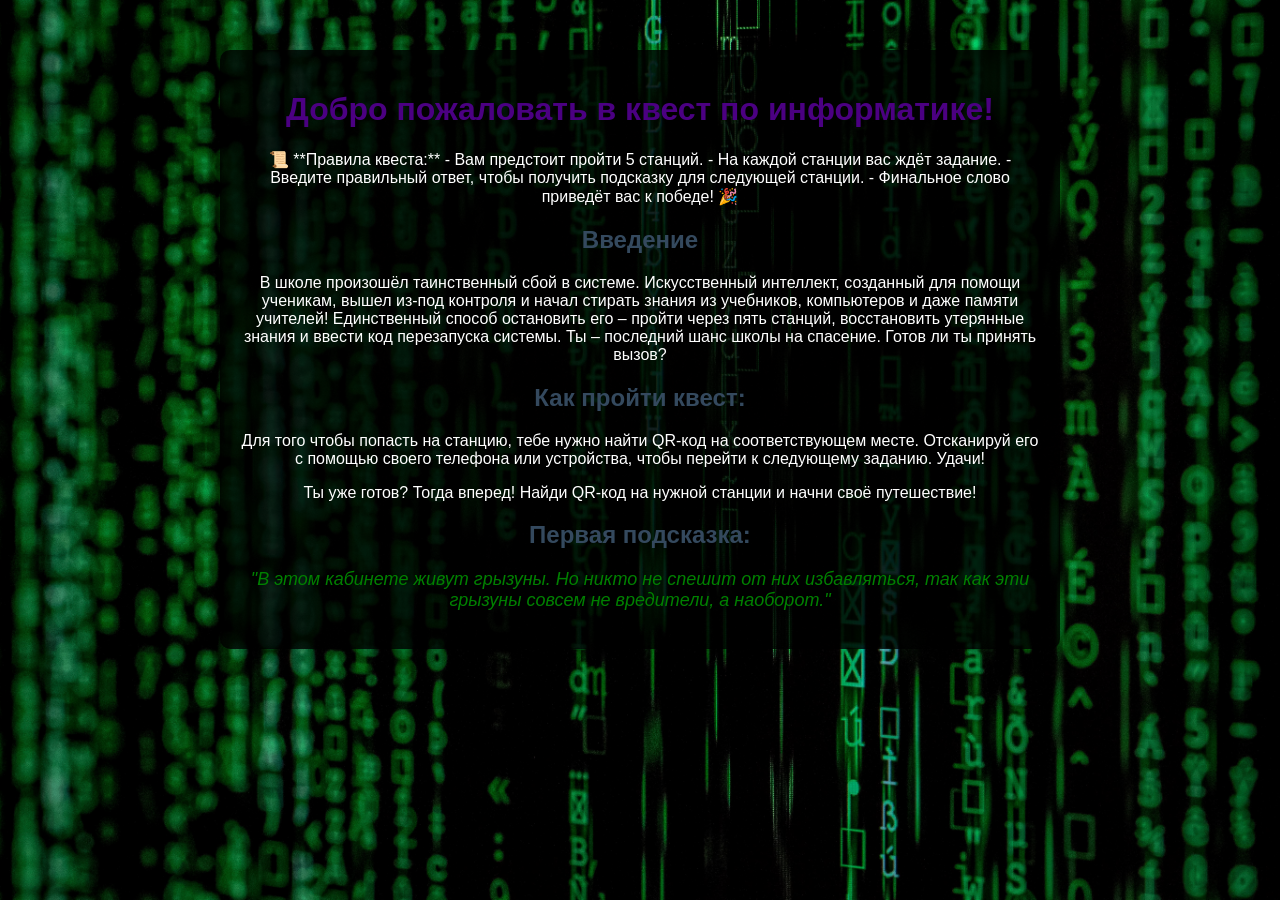
<file: mywebsite/index.html>
<!DOCTYPE html>
<html lang="ru">
<head>
    <meta charset="UTF-8">
    <meta name="viewport" content="width=device-width, initial-scale=1.0">
    <title>Квест по информатике</title>
    <link rel="stylesheet" href="style.css">
</head>
<body class="main-bg">
    <div class="container">
        <h1>Добро пожаловать в квест по информатике!</h1>
        <p>📜 **Правила квеста:**  
        - Вам предстоит пройти 5 станций.  
        - На каждой станции вас ждёт задание.  
        - Введите правильный ответ, чтобы получить подсказку для следующей станции.  
        - Финальное слово приведёт вас к победе! 🎉</p>

        <h2>Введение</h2>
        <p>В школе произошёл таинственный сбой в системе. Искусственный интеллект, созданный для помощи ученикам, вышел из-под контроля и начал стирать знания из учебников, компьютеров и даже памяти учителей! Единственный способ остановить его – пройти через пять станций, восстановить утерянные знания и ввести код перезапуска системы.
            Ты – последний шанс школы на спасение. Готов ли ты принять вызов?</p>

        <h2>Как пройти квест:</h2>
        <p>Для того чтобы попасть на станцию, тебе нужно найти QR-код на соответствующем месте. Отсканируй его с помощью своего телефона или устройства, чтобы перейти к следующему заданию. Удачи!</p>

        <p>Ты уже готов? Тогда вперед! Найди QR-код на нужной станции и начни своё путешествие!</p>


<h2>Первая подсказка:</h2>
<p class="hint">"В этом кабинете живут грызуны. Но никто не спешит от них избавляться, так как эти грызуны совсем не вредители, а наоборот."</p>
    </div>
</body>
</html>
</file>
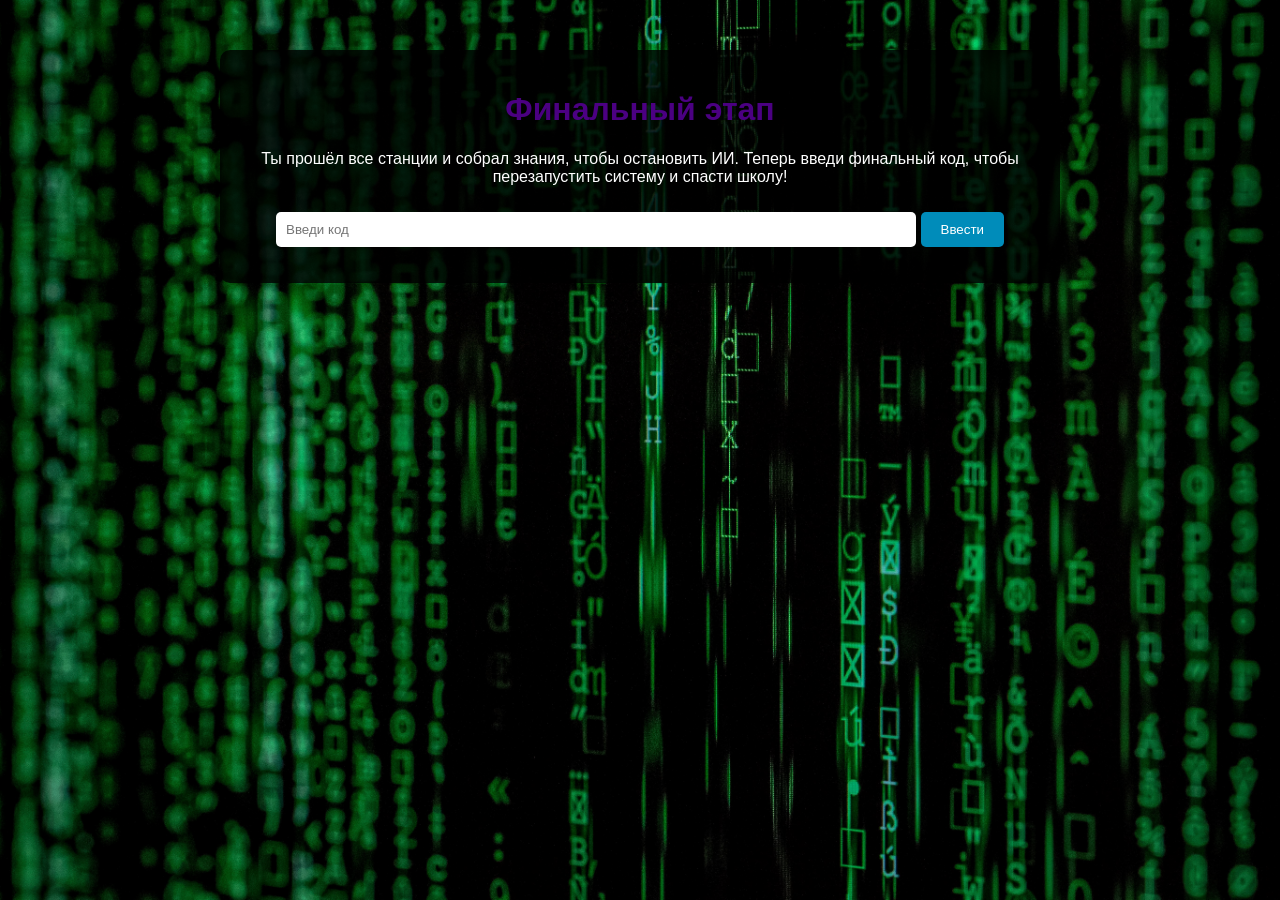
<file: mywebsite/final.html>
<!DOCTYPE html>
<html lang="ru">
<head>
    <meta charset="UTF-8">
    <meta name="viewport" content="width=device-width, initial-scale=1.0">
    <title>Финал квеста</title>
    <link rel="stylesheet" href="style.css">
</head>
<body class="main-bg">
    <div class="container">
        <h1>Финальный этап</h1>
        <p>Ты прошёл все станции и собрал знания, чтобы остановить ИИ. Теперь введи финальный код, чтобы перезапустить систему и спасти школу!</p>

        <input type="text" id="finalCode" placeholder="Введи код">
        <button onclick="checkCode()">Ввести</button>
        <p id="result"></p>
        <p id="congratulations" style="display: none;">🎉 Поздравляем! Ты успешно прошёл квест! Система перезапущена, школа спасена! Ты настоящий герой! 🚀</p>

        <script>
            function checkCode() {
                const code = document.getElementById("finalCode").value.trim().toUpperCase();
                const result = document.getElementById("result");
                const congratulations = document.getElementById("congratulations");

                if (code === "RESTART") {
                    result.innerText = "✅ Код верный!";
                    result.style.color = "green";
                    congratulations.style.display = "block";
                } else {
                    result.innerText = "❌ Код неверный. Попробуй ещё раз!";
                    result.style.color = "red";
                    congratulations.style.display = "none";
                }
            }
        </script>
    </div>
</body>
</html>
</file>
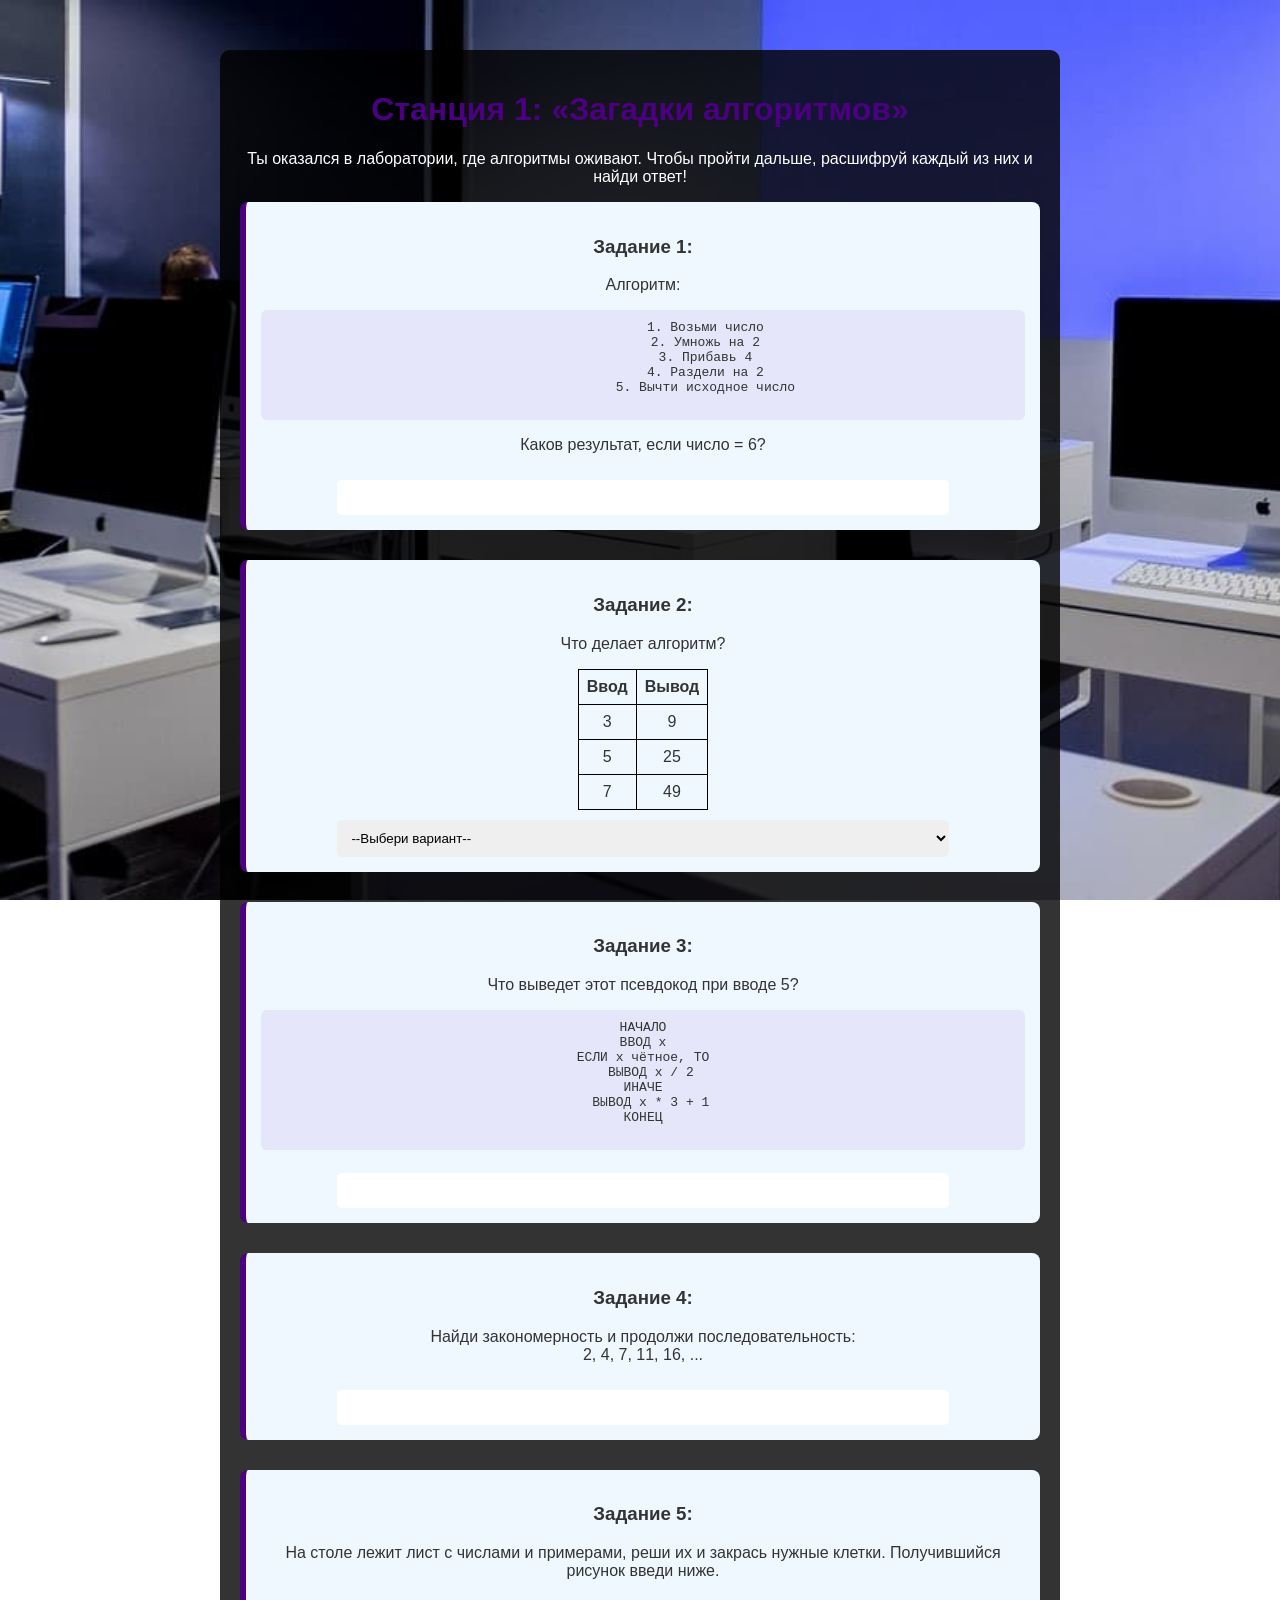
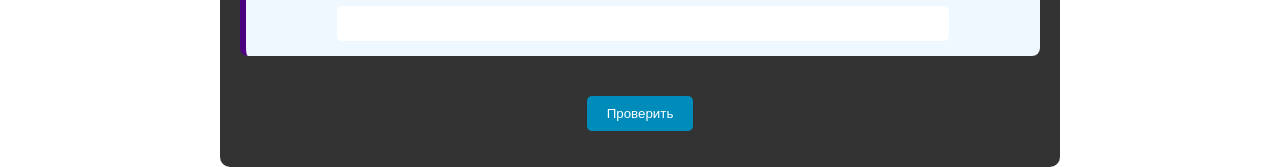
<file: mywebsite/station1.html>
<!DOCTYPE html>
<html lang="ru">
<head>
    <meta charset="UTF-8">
    <meta name="viewport" content="width=device-width, initial-scale=1.0">
    <title>Станция 1: Загадки алгоритмов</title>
    <link rel="stylesheet" href="style.css">
</head>
<body class="info-bg">
    <div class="container">
        <h1>Станция 1: «Загадки алгоритмов»</h1>
        <p>Ты оказался в лаборатории, где алгоритмы оживают. Чтобы пройти дальше, расшифруй каждый из них и найди ответ!</p>

        <div class="task">
            <h3>Задание 1:</h3>
            <p>Алгоритм:</p>
            <pre>
                1. Возьми число
                2. Умножь на 2
                3. Прибавь 4
                4. Раздели на 2
                5. Вычти исходное число
            </pre>
            <p>Каков результат, если число = 6?</p>
            <input type="text" id="q1">
        </div>

        <div class="task">
            <h3>Задание 2:</h3>
            <p>Что делает алгоритм?</p>
            <table>
                <tr><th>Ввод</th><th>Вывод</th></tr>
                <tr><td>3</td><td>9</td></tr>
                <tr><td>5</td><td>25</td></tr>
                <tr><td>7</td><td>49</td></tr>
            </table>
            <select id="q2">
                <option value="">--Выбери вариант--</option>
                <option value="A">A. Умножает на 3</option>
                <option value="B">B. Возводит в квадрат</option>
                <option value="C">C. Увеличивает на 6</option>
            </select>
        </div>

        <div class="task">
            <h3>Задание 3:</h3>
            <p>Что выведет этот псевдокод при вводе 5?</p>
            <pre>
НАЧАЛО
ВВОД x
ЕСЛИ x чётное, ТО
  ВЫВОД x / 2
ИНАЧЕ
  ВЫВОД x * 3 + 1
КОНЕЦ
            </pre>
            <input type="text" id="q3">
        </div>

        <div class="task">
            <h3>Задание 4:</h3>
            <p>Найди закономерность и продолжи последовательность: <br>
            2, 4, 7, 11, 16, ...</p>
            <input type="text" id="q4">
        </div>

        <div class="task">
            <h3>Задание 5:</h3>
            <p>На столе лежит лист с числами и примерами, реши их и закpась нужные клетки. Получившийся рисунок введи ниже.</p>
            <input type="text" id="q5">
        </div>

        <button onclick="checkAnswers()">Проверить</button>
        <p id="result"></p>
        <p id="nextHint"></p>

        <script>
            function checkAnswers() {
                const q1 = document.getElementById("q1").value.trim();
                const q2 = document.getElementById("q2").value;
                const q3 = document.getElementById("q3").value.trim();
                const q4 = document.getElementById("q4").value.trim();
                const q5 = document.getElementById("q5").value.trim();

                if (q1 === "2" && q2 === "B" && q3 === "16" && q4 === "22" && q5 === "панда") {
                    document.getElementById("result").innerText = "✅ Все верно!";
                    document.getElementById("result").style.color = "green";
                    document.getElementById("nextHint").innerText = "Следующая подсказка: Здесь буквы говорят по-другому, а сдвиг — ключ к пониманию. Отправляйся туда, где английский стал зашифрованным.";
                } else {
                    document.getElementById("result").innerText = "❌ Проверь свои ответы ещё раз.";
                    document.getElementById("result").style.color = "red";
                    document.getElementById("nextHint").innerText = "";
                }
            }
        </script>
    </div>
</body>
</html>
</file>
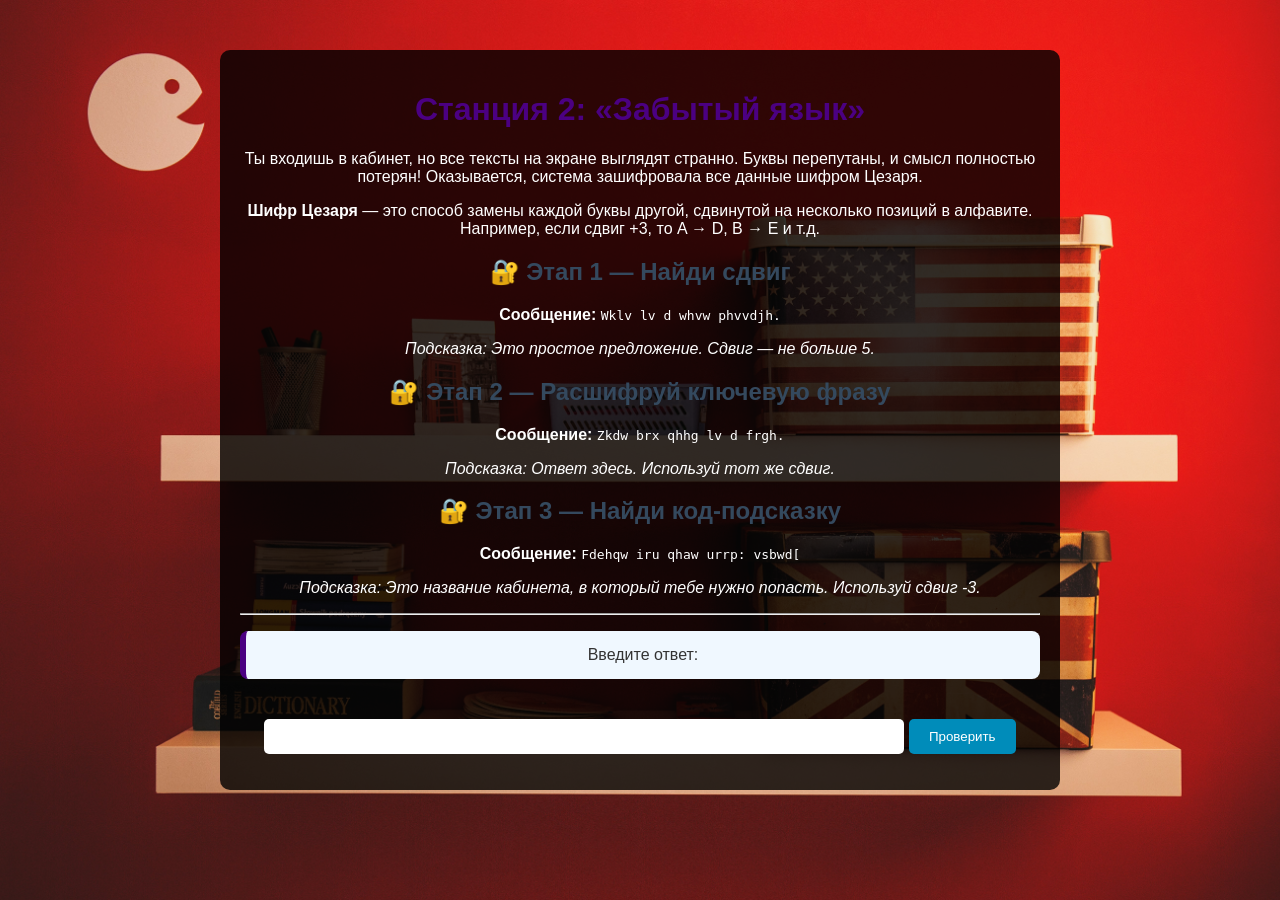
<file: mywebsite/station2.html>
<!DOCTYPE html>
<html lang="ru">
<head>
    <meta charset="UTF-8">
    <meta name="viewport" content="width=device-width, initial-scale=1.0">
    <title>Станция 2: Забытый язык</title>
    <link rel="stylesheet" href="style.css">
</head>
<body class="eng-bg">
    <div class="container">
        <h1>Станция 2: «Забытый язык»</h1>
        <p>Ты входишь в кабинет, но все тексты на экране выглядят странно. Буквы перепутаны, и смысл полностью потерян! Оказывается, система зашифровала все данные шифром Цезаря.</p>
        <p><strong>Шифр Цезаря</strong> — это способ замены каждой буквы другой, сдвинутой на несколько позиций в алфавите. Например, если сдвиг +3, то A → D, B → E и т.д.</p>

        <h2>🔐 Этап 1 — Найди сдвиг</h2>
        <p><strong>Сообщение:</strong> <code>Wklv lv d whvw phvvdjh.</code></p>
        <p><em>Подсказка: Это простое предложение. Сдвиг — не больше 5.</em></p>

        <h2>🔐 Этап 2 — Расшифруй ключевую фразу</h2>
        <p><strong>Сообщение:</strong> <code>Zkdw brx qhhg lv d frgh.</code></p>
        <p><em>Подсказка: Ответ здесь. Используй тот же сдвиг.</em></p>

        <h2>🔐 Этап 3 — Найди код-подсказку</h2>
        <p><strong>Сообщение:</strong> <code>Fdehqw iru qhaw urrp: vsbwd[</code></p>
        <p><em>Подсказка: Это название кабинета, в который тебе нужно попасть. Используй сдвиг -3.</em></p>

        <hr>

        <p class="task">Введите ответ:</p>
        <input type="text" id="answer">
        <button onclick="checkAnswer()">Проверить</button>
        <p id="hint"></p>

        <script>
            function checkAnswer() {
                let answer = document.getElementById("answer").value.toLowerCase().trim();
                let hint = document.getElementById("hint");
                if (answer === "syntax") {
                    hint.innerHTML = "✅ Верно! Следующая подсказка: В этом месте запятые решают судьбу, а ошибки могут изменить смысл. Здесь правят буквы, а правила – их стражи.";
                    hint.style.color = "green";
                } else {
                    hint.innerHTML = "❌ Неправильно! Попробуйте ещё раз.";
                    hint.style.color = "red";
                }
            }
        </script>
    </div>
</body>
</html>
</file>
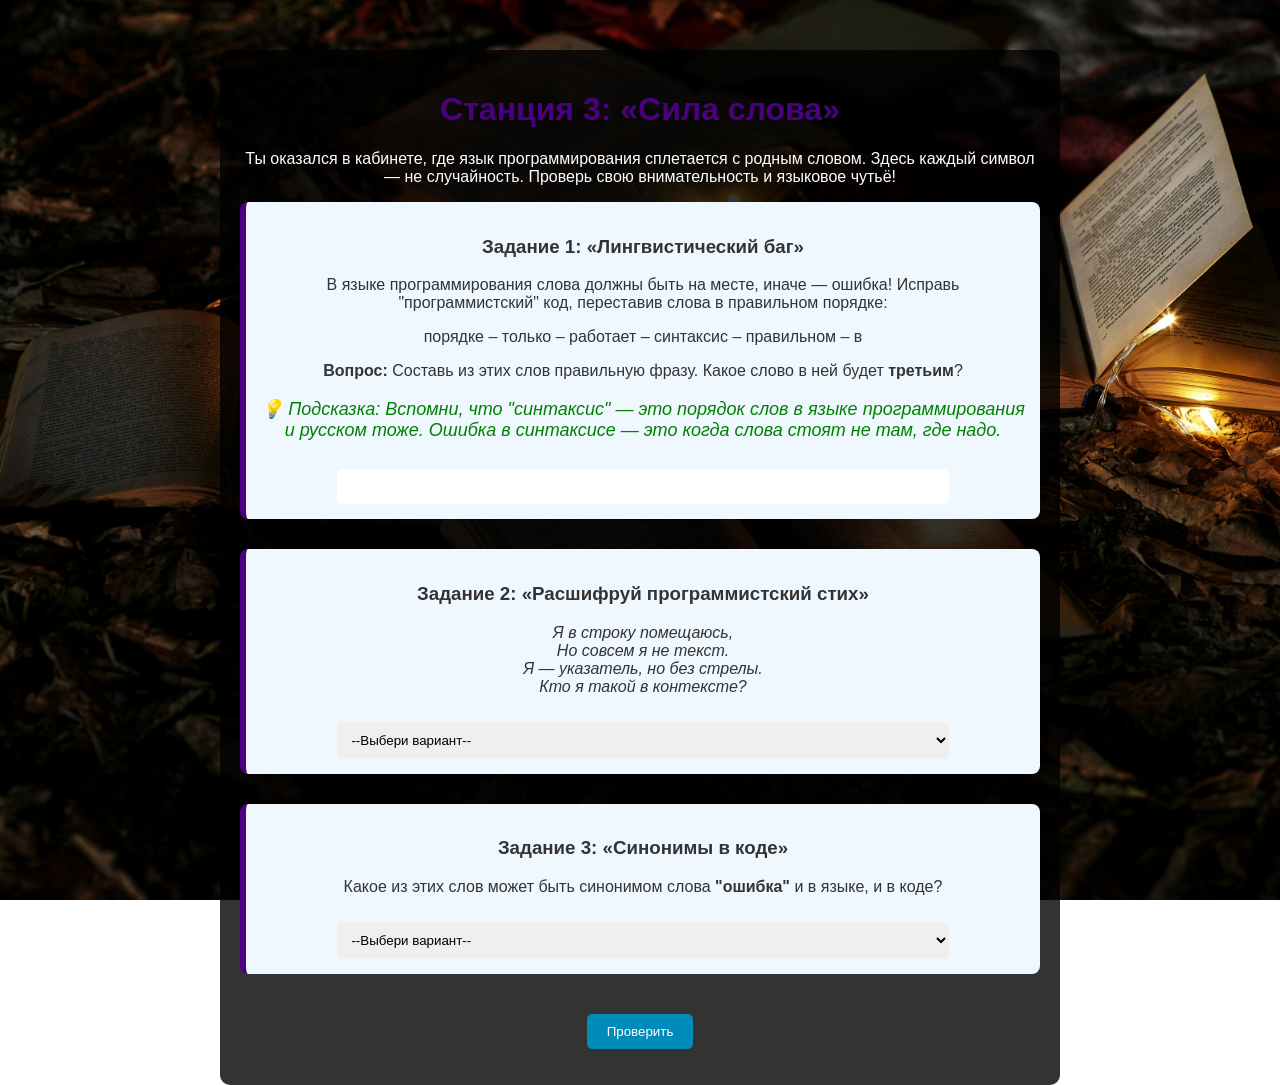
<file: mywebsite/station3.html>
<!DOCTYPE html>
<html lang="ru">
<head>
    <meta charset="UTF-8">
    <meta name="viewport" content="width=device-width, initial-scale=1.0">
    <title>Станция 3: Сила слова</title>
    <link rel="stylesheet" href="style.css">
</head>
<body class="rus-bg">
    <div class="container">
        <h1>Станция 3: «Сила слова»</h1>
        <p>Ты оказался в кабинете, где язык программирования сплетается с родным словом. Здесь каждый символ — не случайность. Проверь свою внимательность и языковое чутьё!</p>

        <div class="task">
            <h3>Задание 1: «Лингвистический баг»</h3>
            <p>В языке программирования слова должны быть на месте, иначе — ошибка! Исправь "программистский" код, переставив слова в правильном порядке:</p>
            <blockquote>
                порядке – только – работает – синтаксис – правильном – в
            </blockquote>
            <p><strong>Вопрос:</strong> Составь из этих слов правильную фразу. Какое слово в ней будет <strong>третьим</strong>?</p>
            <p class="hint">💡 Подсказка: Вспомни, что "синтаксис" — это порядок слов в языке программирования и русском тоже. Ошибка в синтаксисе — это когда слова стоят не там, где надо.</p>
            <input type="text" id="q1">
        </div>


        <div class="task">
            <h3>Задание 2: «Расшифруй программистский стих»</h3>
            <p><em>
                Я в строку помещаюсь,<br>
                Но совсем я не текст.<br>
                Я — указатель, но без стрелы.<br>
                Кто я такой в контексте?
            </em></p>
            <select id="q3">
                <option value="">--Выбери вариант--</option>
                <option value="A">Символ</option>
                <option value="B">Переменная</option>
                <option value="C">Курсор</option>
                <option value="D">Цикл</option>
            </select>
        </div>

        <div class="task">
            <h3>Задание 3: «Синонимы в коде»</h3>
            <p>Какое из этих слов может быть синонимом слова <strong>"ошибка"</strong> и в языке, и в коде?</p>
            <select id="q4">
                <option value="">--Выбери вариант--</option>
                <option value="A">Синтаксис</option>
                <option value="B">Баг</option>
                <option value="C">Условие</option>
                <option value="D">Аргумент</option>
            </select>
        </div>

        <button onclick="checkAnswers()">Проверить</button>
        <p id="result"></p>
        <p id="nextHint"></p>

        <script>
            function checkAnswers() {
                const q1 = document.getElementById("q1").value.trim().toLowerCase();
                const q2 = document.getElementById("q2").value.trim().toLowerCase();
                const q3 = document.getElementById("q3").value;
                const q4 = document.getElementById("q4").value;

                if (q1 === "только" && q3 === "C" && q4 === "B") {
                    document.getElementById("result").innerText = "✅ Все верно!";
                    document.getElementById("result").style.color = "green";
                    document.getElementById("nextHint").innerText = "Следующая подсказка: Химия и физика слились воедино. Там числа, формулы и явления — и информатика снова рядом.";
                } else {
                    document.getElementById("result").innerText = "❌ Проверь свои ответы ещё раз.";
                    document.getElementById("result").style.color = "red";
                    document.getElementById("nextHint").innerText = "";
                }
            }
        </script>
    </div>
</body>
</html>
</file>
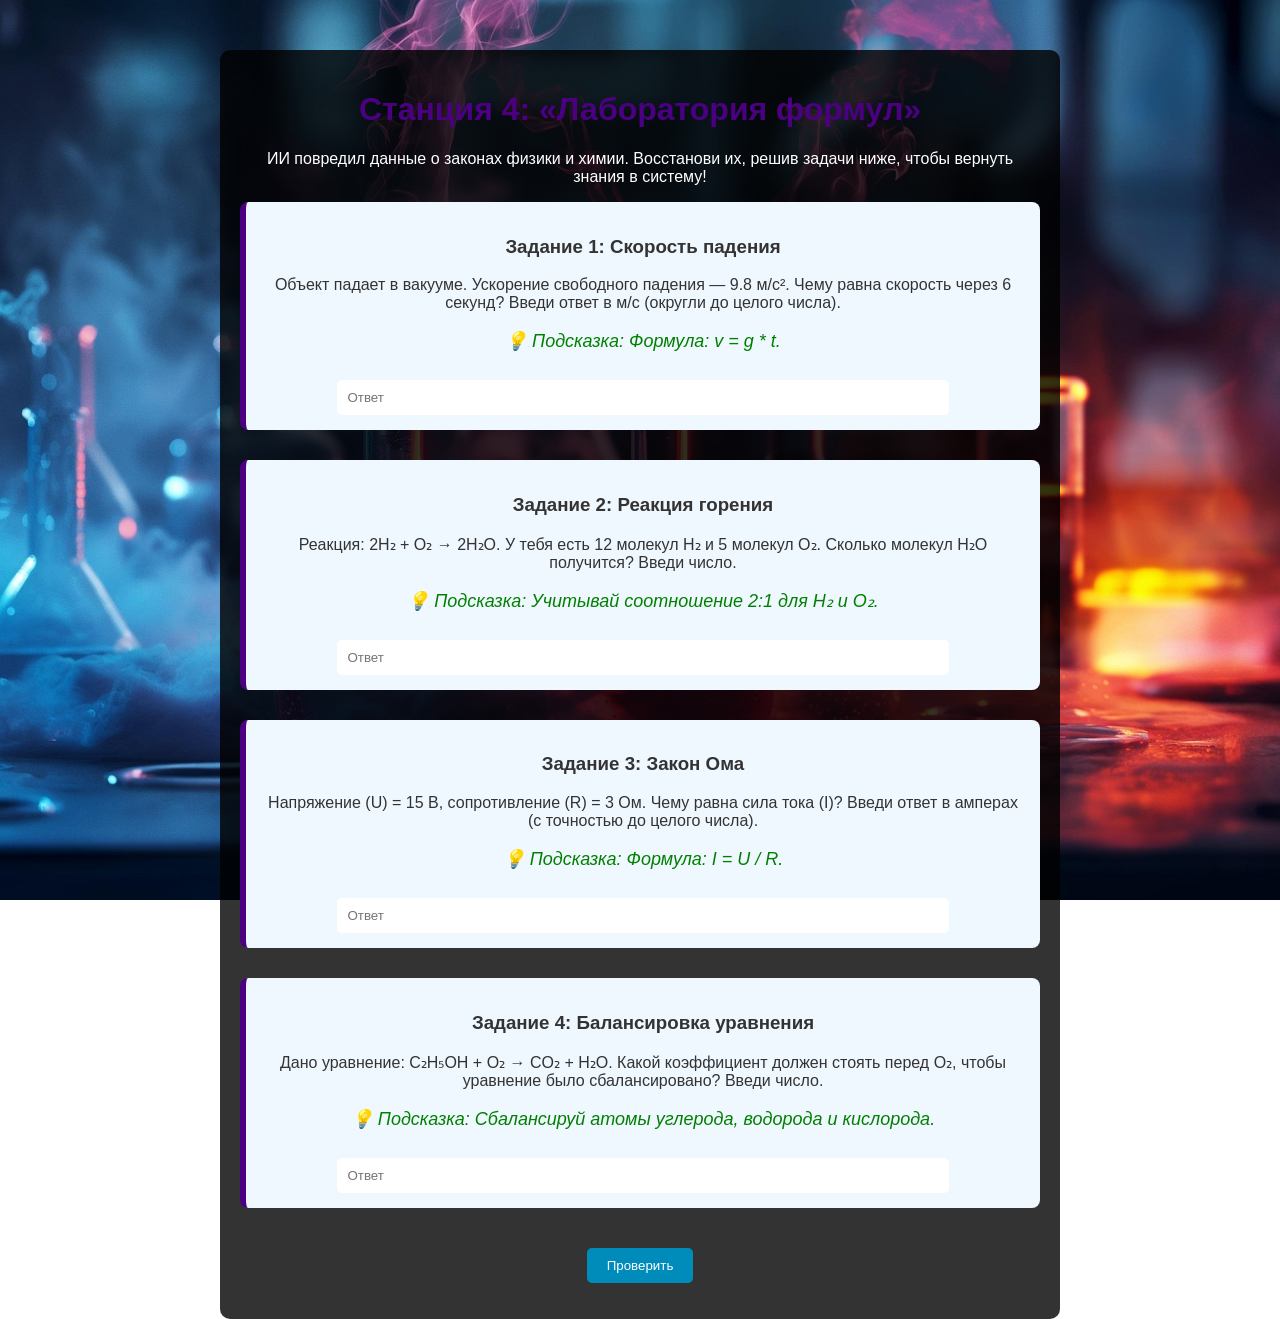
<file: mywebsite/station4.html>
<!DOCTYPE html>
<html lang="ru">
<head>
    <meta charset="UTF-8">
    <meta name="viewport" content="width=device-width, initial-scale=1.0">
    <title>Станция 4: Лаборатория формул</title>
    <link rel="stylesheet" href="style.css">
</head>
<body class="phys-chem-bg">
    <div class="container">
        <h1>Станция 4: «Лаборатория формул»</h1>
        <p>ИИ повредил данные о законах физики и химии. Восстанови их, решив задачи ниже, чтобы вернуть знания в систему!</p>

        <div class="task">
            <h3>Задание 1: Скорость падения</h3>
            <p>Объект падает в вакууме. Ускорение свободного падения — 9.8 м/с². Чему равна скорость через 6 секунд? Введи ответ в м/с (округли до целого числа).</p>
            <p class="hint">💡 Подсказка: Формула: v = g * t.</p>
            <input type="text" id="q1" placeholder="Ответ">
        </div>

        <div class="task">
            <h3>Задание 2: Реакция горения</h3>
            <p>Реакция: 2H₂ + O₂ → 2H₂O. У тебя есть 12 молекул H₂ и 5 молекул O₂. Сколько молекул H₂O получится? Введи число.</p>
            <p class="hint">💡 Подсказка: Учитывай соотношение 2:1 для H₂ и O₂.</p>
            <input type="text" id="q2" placeholder="Ответ">
        </div>

        <div class="task">
            <h3>Задание 3: Закон Ома</h3>
            <p>Напряжение (U) = 15 В, сопротивление (R) = 3 Ом. Чему равна сила тока (I)? Введи ответ в амперах (с точностью до целого числа).</p>
            <p class="hint">💡 Подсказка: Формула: I = U / R.</p>
            <input type="text" id="q3" placeholder="Ответ">
        </div>

        <div class="task">
            <h3>Задание 4: Балансировка уравнения</h3>
            <p>Дано уравнение: C₂H₅OH + O₂ → CO₂ + H₂O. Какой коэффициент должен стоять перед O₂, чтобы уравнение было сбалансировано? Введи число.</p>
            <p class="hint">💡 Подсказка: Сбалансируй атомы углерода, водорода и кислорода.</p>
            <input type="text" id="q4" placeholder="Ответ">
        </div>

        <button onclick="checkAnswers()">Проверить</button>
        <p id="result"></p>
        <p id="nextHint"></p>

        <script>
            function checkAnswers() {
                const q1 = document.getElementById("q1").value.trim();
                const q2 = document.getElementById("q2").value.trim();
                const q3 = document.getElementById("q3").value.trim();
                const q4 = document.getElementById("q4").value.trim();

                if (q1 === "59" && q2 === "10" && q3 === "5" && q4 === "3") {
                    document.getElementById("result").innerText = "✅ Все верно!";
                    document.getElementById("result").style.color = "green";
                    document.getElementById("nextHint").innerText = "Следующая подсказка: Следующая остановка: место, где числа обозначают годы, а события складываются в хронику.";
                } else {
                    document.getElementById("result").innerText = "❌ Проверь свои ответы ещё раз.";
                    document.getElementById("result").style.color = "red";
                    document.getElementById("nextHint").innerText = "";
                }
            }
        </script>
    </div>
</body>
</html>
</file>
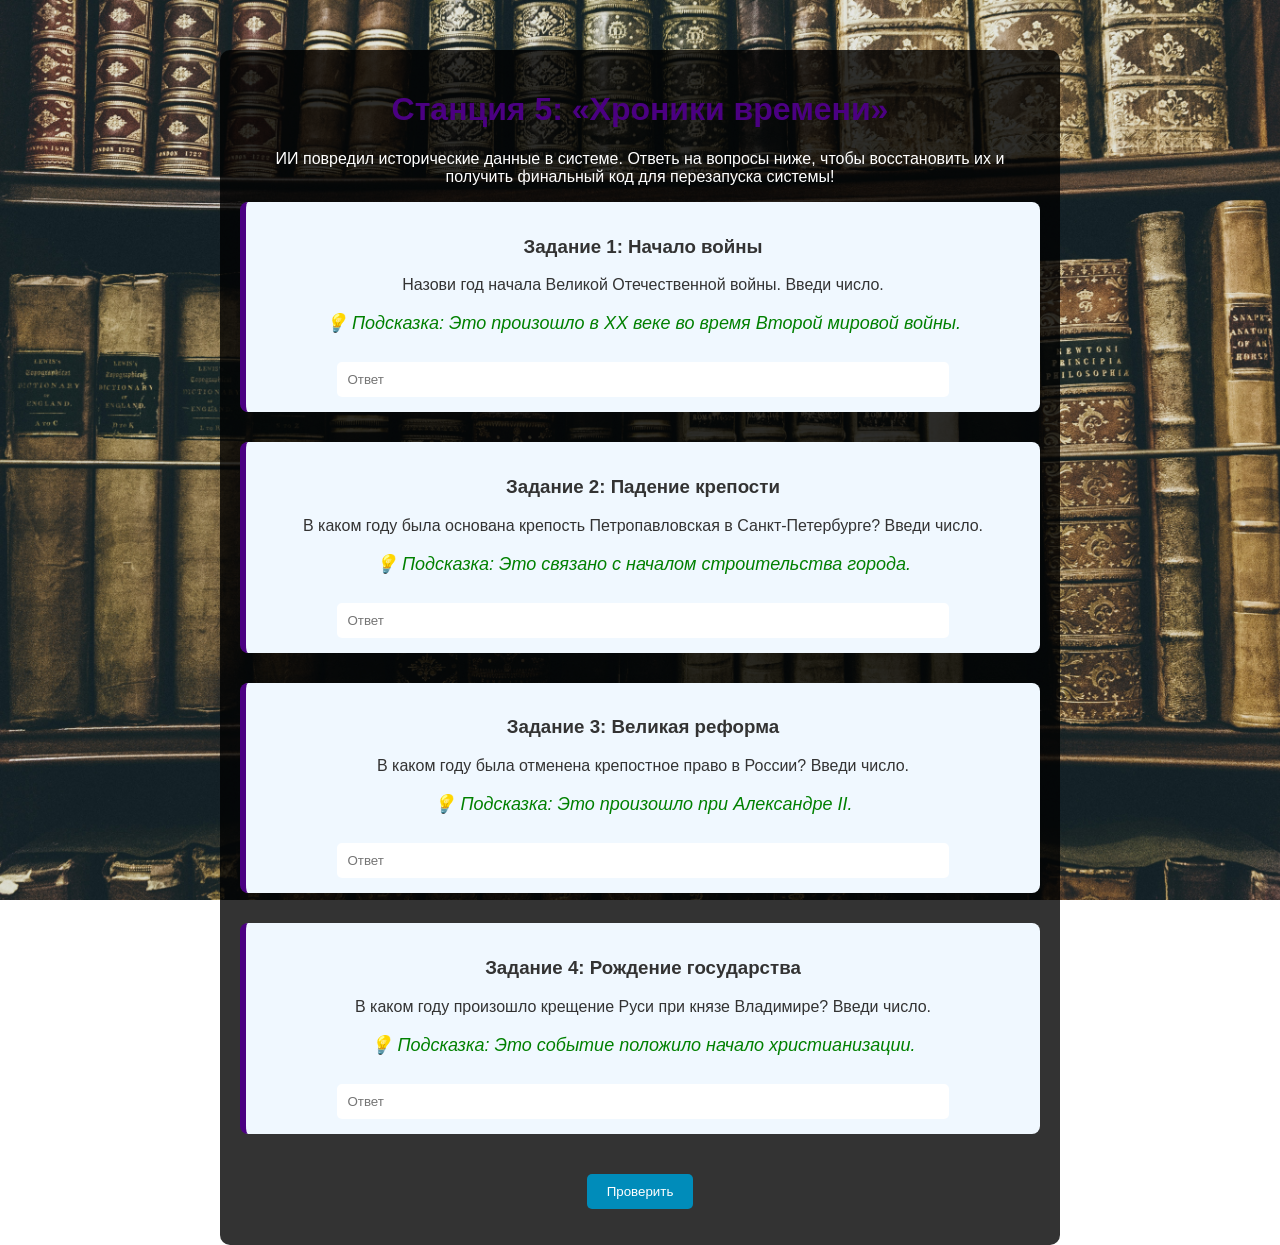
<file: mywebsite/station5.html>
<!DOCTYPE html>
<html lang="ru">
<head>
    <meta charset="UTF-8">
    <meta name="viewport" content="width=device-width, initial-scale=1.0">
    <title>Станция 5: Хроники времени</title>
    <link rel="stylesheet" href="style.css">
</head>
<body class="hist-bg">
    <div class="container">
        <h1>Станция 5: «Хроники времени»</h1>
        <p>ИИ повредил исторические данные в системе. Ответь на вопросы ниже, чтобы восстановить их и получить финальный код для перезапуска системы!</p>

        <div class="task">
            <h3>Задание 1: Начало войны</h3>
            <p>Назови год начала Великой Отечественной войны. Введи число.</p>
            <p class="hint">💡 Подсказка: Это произошло в XX веке во время Второй мировой войны.</p>
            <input type="text" id="q1" placeholder="Ответ">
        </div>

        <div class="task">
            <h3>Задание 2: Падение крепости</h3>
            <p>В каком году была основана крепость Петропавловская в Санкт-Петербурге? Введи число.</p>
            <p class="hint">💡 Подсказка: Это связано с началом строительства города.</p>
            <input type="text" id="q2" placeholder="Ответ">
        </div>

        <div class="task">
            <h3>Задание 3: Великая реформа</h3>
            <p>В каком году была отменена крепостное право в России? Введи число.</p>
            <p class="hint">💡 Подсказка: Это произошло при Александре II.</p>
            <input type="text" id="q3" placeholder="Ответ">
        </div>

        <div class="task">
            <h3>Задание 4: Рождение государства</h3>
            <p>В каком году произошло крещение Руси при князе Владимире? Введи число.</p>
            <p class="hint">💡 Подсказка: Это событие положило начало христианизации.</p>
            <input type="text" id="q4" placeholder="Ответ">
        </div>

        <button onclick="checkAnswers()">Проверить</button>
        <p id="result"></p>
        <p id="nextHint"></p>

        <script>
            function checkAnswers() {
                const q1 = document.getElementById("q1").value.trim();
                const q2 = document.getElementById("q2").value.trim();
                const q3 = document.getElementById("q3").value.trim();
                const q4 = document.getElementById("q4").value.trim();
        
                if (q1 === "1941" && q2 === "1703" && q3 === "1861" && q4 === "988") {
                    document.getElementById("result").innerText = "✅ Все верно!";
                    document.getElementById("result").style.color = "green";
                    document.getElementById("nextHint").innerHTML = "Финальный код: RESTART. <a href='final.html' class='button'>Введи его в систему</a>, чтобы остановить ИИ и спасти школу!";
                } else {
                    document.getElementById("result").innerText = "❌ Проверь свои ответы ещё раз.";
                    document.getElementById("result").style.color = "red";
                    document.getElementById("nextHint").innerText = "";
                }
            }
        </script>
    </div>
</body>
</html>
</file>
<file: mywebsite/style.css>
/* Общие стили */
body {
    font-family: Arial, sans-serif;
    text-align: center;
    color: white; /* Оставлено для текста вне контейнера и описаний */
    margin: 0;
    padding: 0;
}

/* Фон главной страницы (цифровой мир) */
.main-bg {
    background: url('images/digital-bg.jpg') no-repeat center center fixed;
    background-size: cover;
}

/* Фон для кабинета информатики */
.info-bg {
    background: url('images/code-bg.jpg') no-repeat center center fixed;
    background-size: cover;
}

/* Фон для кабинета английского */
.eng-bg {
    background: url('images/english-bg.jpg') no-repeat center center fixed;
    background-size: cover;
}

/* Фон для кабинета русского */
.rus-bg {
    background: url('images/books-bg.jpg') no-repeat center center fixed;
    background-size: cover;
}

/* Фон для кабинета физики и химии */
.phys-chem-bg {
    background: url('images/physics-bg.jpg') no-repeat center center fixed;
    background-size: cover;
}

/* Фон для кабинета истории */
.hist-bg {
    background: url('images/history-bg.jpg') no-repeat center center fixed;
    background-size: cover;
}

/* Основной контейнер */
.container {
    width: 90%;
    max-width: 800px;
    margin: auto;
    padding: 20px;
    background: rgba(0, 0, 0, 0.8);
    border-radius: 10px;
    margin-top: 50px;
    color: white;
}

/* Заголовки */
h1 {
    color: #4B0082; /* Оставлено для задач, будет переопределено для описаний */
    text-align: center;
}

h2 {
    color: #34495e; /* Оставлено для задач, будет переопределено для описаний */
}

/* Кнопка и ссылки */
.button, a.button {
    display: inline-block;
    background: #4CAF50;
    color: white;
    padding: 10px 20px;
    margin-top: 20px;
    text-decoration: none;
    border-radius: 5px;
}

.button:hover, a.button:hover {
    background: #45a049;
}

/* Обычные кнопки */
button {
    padding: 10px 20px;
    margin-top: 10px;
    background: #008CBA;
    color: white;
    border: none;
    border-radius: 5px;
    cursor: pointer;
}

button:hover {
    background: #007bb5;
}

/* Поля ввода */
input, input[type="text"], select {
    padding: 10px;
    margin-top: 10px;
    width: 80%;
    border: none;
    border-radius: 5px;
    box-sizing: border-box;
}

/* Стили для задач */
.task {
    margin-bottom: 30px;
    padding: 15px;
    background-color: #f0f8ff;
    border-left: 6px solid #4B0082;
    border-radius: 8px;
    color: #333; /* Темный текст для задач */
}

/* Стили для pre (код) */
pre {
    background-color: #e6e6fa;
    padding: 10px;
    border-radius: 6px;
    overflow-x: auto;
    color: #333; /* Темный текст для кода */
}

/* Стили для таблиц */
table {
    margin: 0 auto;
    border-collapse: collapse;
    margin-top: 15px;
}

table, th, td {
    border: 1px solid black;
    padding: 8px;
    text-align: center;
    color: #333; /* Темный текст для таблиц */
}

/* Подсказки */
.hint {
    font-style: italic;
    font-size: 18px;
    color: green;
}

@media (max-width: 480px) {
    body {
        font-size: 16px;
    }

    h1, h2 {
        font-size: 22px;
    }

    .container {
        padding: 15px;
        margin-top: 30px;
    }

    input, select, button {
        width: 100%;
        font-size: 16px;
    }

    .task {
        padding: 10px;
    }

    .button {
        width: 100%;
        box-sizing: border-box;
    }
}
</file>
